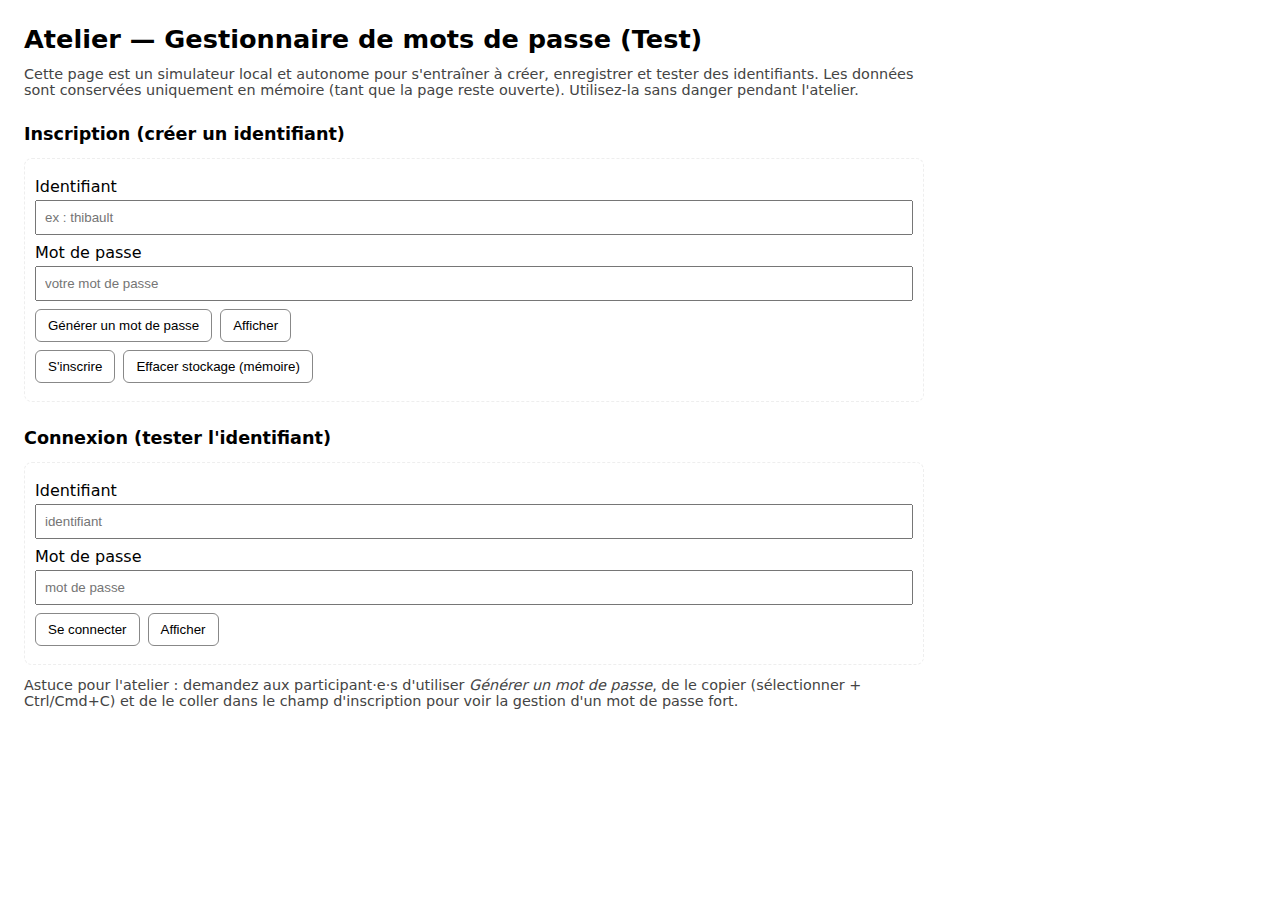
<file: index.html>
<!DOCTYPE html>
<html lang="fr">
<head>
    <meta charset="utf-8" />
    <meta name="viewport" content="width=device-width, initial-scale=1" />
    <title>Atelier — Gestionnaire de mots de passe (Test)</title>
    <style>
        body { font-family: system-ui, -apple-system, "Segoe UI", Roboto, "Helvetica Neue", Arial; margin: 24px; max-width: 900px; }
        h1 { font-size: 1.6rem; margin-bottom: 0.2rem; }
        h2 { font-size: 1.1rem; margin-top: 1.6rem; }
        form { border: 1px solid #ddd; padding: 12px; border-radius: 8px; margin-bottom: 12px; background: #fafafa; }
        label { display: block; margin-top: 8px; }
        input[type="text"], input[type="password"] { width: 100%; padding: 8px; margin-top: 4px; box-sizing: border-box; }
        .row { display: flex; gap: 8px; align-items: center; margin-top: 8px; }
        button { padding: 8px 12px; border-radius: 6px; border: 1px solid #888; background: white; cursor: pointer; }
        .message { margin-top: 8px; font-weight: 600; }
        .message.error { color: #b00020; }
        .message.success { color: #0a6f2b; }
        .small { font-size: 0.9rem; color: #555; margin-top: 6px; }
        .controls { display:flex; gap:8px; margin-top:8px; flex-wrap:wrap; }
        .note { font-size:0.9rem; color:#444; margin-top:12px; }
        .card { padding:10px; border-radius:8px; border:1px dashed #eee; background:#fff; }
    </style>
</head>
<body>
    <h1>Atelier — Gestionnaire de mots de passe (Test)</h1>
    <p class="note">Cette page est un simulateur local et autonome pour s'entraîner à créer, enregistrer et tester des identifiants. Les données sont conservées uniquement en mémoire (tant que la page reste ouverte). Utilisez-la sans danger pendant l'atelier.</p>

    <h2>Inscription (créer un identifiant)</h2>
    <form id="signupForm" class="card" autocomplete="off">
        <label for="signupUsername">Identifiant</label>
        <input id="signupUsername" type="text" placeholder="ex : thibault" required />

        <label for="signupPassword">Mot de passe</label>
        <input id="signupPassword" type="password" placeholder="votre mot de passe" required />
        <div class="row">
            <button type="button" id="generatePassword">Générer un mot de passe</button>
            <button type="button" id="toggleSignupPwd">Afficher</button>
        </div>

        <div class="row">
            <button type="submit">S'inscrire</button>
            <button type="button" id="clearStored">Effacer stockage (mémoire)</button>
        </div>

        <div id="signupMessage" class="message" aria-live="polite"></div>
        <div id="pwdStrength" class="small"></div>
    </form>

    <h2>Connexion (tester l'identifiant)</h2>
    <form id="loginForm" class="card" autocomplete="off">
        <label for="loginUsername">Identifiant</label>
        <input id="loginUsername" type="text" placeholder="identifiant" required />

        <label for="loginPassword">Mot de passe</label>
        <input id="loginPassword" type="password" placeholder="mot de passe" required />
        <div class="row">
            <button type="submit">Se connecter</button>
            <button type="button" id="toggleLoginPwd">Afficher</button>
        </div>

        <div id="loginMessage" class="message" aria-live="polite"></div>
    </form>

    <div class="note">
        Astuce pour l'atelier : demandez aux participant·e·s d'utiliser <em>Générer un mot de passe</em>, de le copier (sélectionner + Ctrl/Cmd+C) et de le coller dans le champ d'inscription pour voir la gestion d'un mot de passe fort.
    </div>

    <script>
        // Stockage temporaire en mémoire (non persistant)
        let stored = {
            username: '',
            password: ''
        };

        // Utils
        function setMessage(elId, text, type) {
            const el = document.getElementById(elId);
            el.textContent = text;
            el.className = 'message ' + (type === 'success' ? 'success' : type === 'error' ? 'error' : '');
        }

        function passwordStrength(pwd) {
            // simple estimation : longueur + diversité de classes
            if (!pwd) return '';
            let score = 0;
            if (pwd.length >= 8) score++;
            if (pwd.length >= 12) score++;
            if (/[a-z]/.test(pwd)) score++;
            if (/[A-Z]/.test(pwd)) score++;
            if (/[0-9]/.test(pwd)) score++;
            if (/[^A-Za-z0-9]/.test(pwd)) score++;
            if (score <= 2) return 'Faible';
            if (score <= 4) return 'Moyen';
            return 'Fort';
        }

        // Générateur simple de mot de passe fort
        function generatePassword(length = 14) {
            const chars = 'abcdefghijklmnopqrstuvwxyzABCDEFGHIJKLMNOPQRSTUVWXYZ0123456789!@#$%&*()-_=+[]{}';
            let out = '';
            for (let i = 0; i < length; i++) {
                out += chars[Math.floor(Math.random() * chars.length)];
            }
            return out;
        }

        // Signup
        document.getElementById('signupForm').addEventListener('submit', function(e) {
            e.preventDefault();
            const u = document.getElementById('signupUsername').value.trim();
            const p = document.getElementById('signupPassword').value;

            if (!u || !p) {
                setMessage('signupMessage', 'Veuillez remplir tous les champs.', 'error');
                return;
            }

            // Enregistrement en mémoire
            stored.username = u;
            stored.password = p;

            setMessage('signupMessage', 'Inscription réussie ! Vous pouvez maintenant vous connecter.', 'success');
            document.getElementById('pwdStrength').textContent = 'Solidité du mot de passe : ' + passwordStrength(p);
        });

        // Login
        document.getElementById('loginForm').addEventListener('submit', function(e) {
            e.preventDefault();
            const u = document.getElementById('loginUsername').value.trim();
            const p = document.getElementById('loginPassword').value;

            if (!stored.username) {
                setMessage('loginMessage', "Aucun compte n'est enregistré. Inscrivez-vous d'abord.", 'error');
                return;
            }

            if (u === stored.username && p === stored.password) {
                setMessage('loginMessage', 'Connexion réussie !', 'success');
            } else {
                setMessage('loginMessage', "Identifiant ou mot de passe incorrect.", 'error');
            }
        });

        // Generate password button
        document.getElementById('generatePassword').addEventListener('click', function() {
            const pwd = generatePassword();
            const input = document.getElementById('signupPassword');
            input.value = pwd;
            document.getElementById('pwdStrength').textContent = 'Solidité du mot de passe : ' + passwordStrength(pwd);
            setMessage('signupMessage', "Mot de passe généré — copiez-le pour l'inscrire.", '');
            // Select the generated password so participants can copy easily
            input.focus();
            input.select();
        });

        // Toggle show/hide password for signup
        document.getElementById('toggleSignupPwd').addEventListener('click', function() {
            const input = document.getElementById('signupPassword');
            const btn = document.getElementById('toggleSignupPwd');
            if (input.type === 'password') {
                input.type = 'text';
                btn.textContent = 'Masquer';
            } else {
                input.type = 'password';
                btn.textContent = 'Afficher';
            }
        });

        // Toggle show/hide password for login
        document.getElementById('toggleLoginPwd').addEventListener('click', function() {
            const input = document.getElementById('loginPassword');
            const btn = document.getElementById('toggleLoginPwd');
            if (input.type === 'password') {
                input.type = 'text';
                btn.textContent = 'Masquer';
            } else {
                input.type = 'password';
                btn.textContent = 'Afficher';
            }
        });

        // Clear stored credentials
        document.getElementById('clearStored').addEventListener('click', function() {
            stored.username = '';
            stored.password = '';
            setMessage('signupMessage', 'Stockage mémoire effacé.', '');
            document.getElementById('pwdStrength').textContent = '';
        });

        // Accessibility: allow Enter on generated password select to copy (informal)
        document.getElementById('signupPassword').addEventListener('keydown', function(e) {
            if (e.key === 'Enter') {
                e.target.select();
            }
        });
    </script>
</body>
</html>
</file>
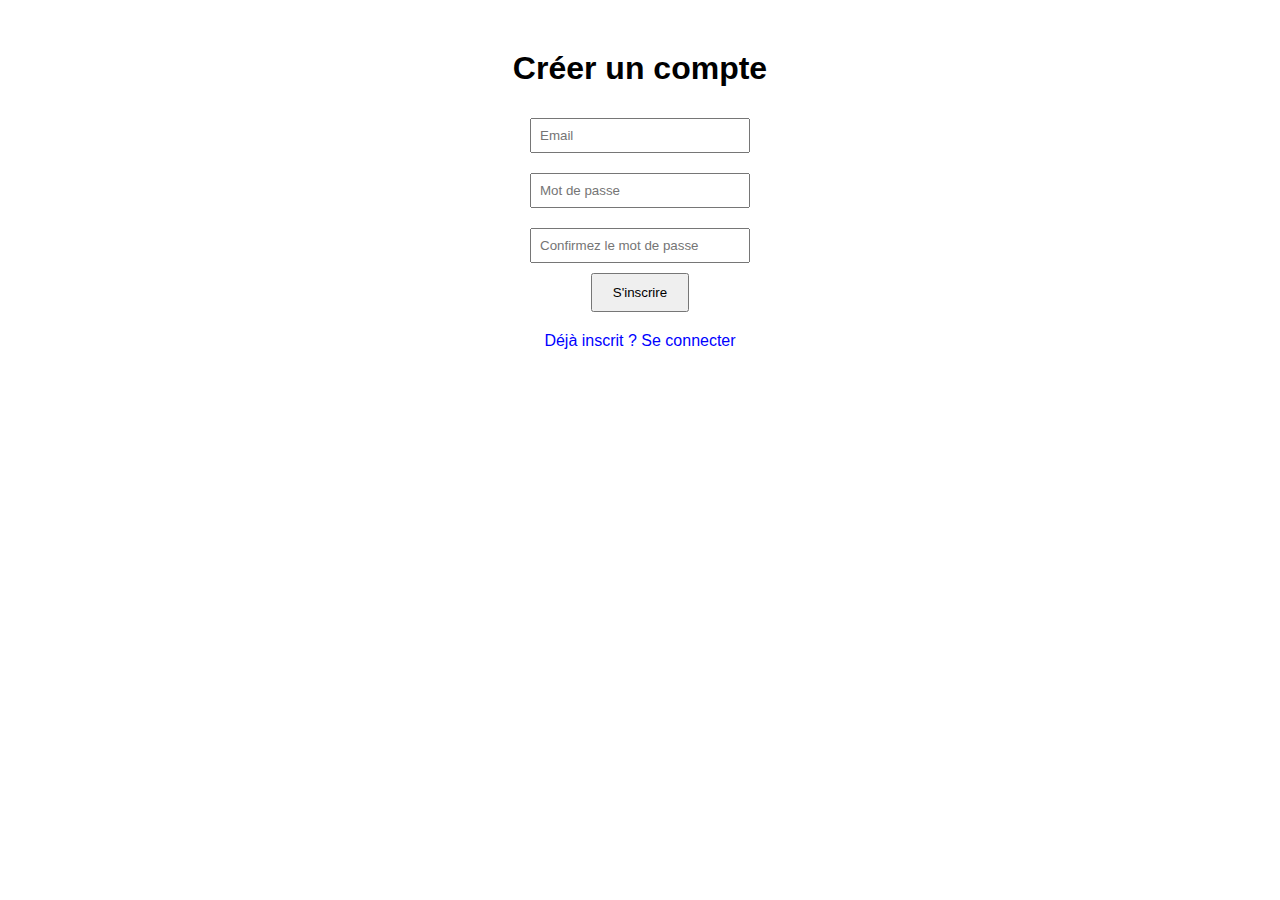
<file: cop/index.html>
<!DOCTYPE html>
<html lang="fr">
<head>
    <meta charset="UTF-8">
    <title>Inscription</title>
    <link rel="stylesheet" href="style.css">
</head>
<body>
    <h1>Créer un compte</h1>
    <form id="registerForm">
        <input type="email" id="email" placeholder="Email" required><br>
        <input type="password" id="password" placeholder="Mot de passe" required><br>
        <input type="password" id="confirmPassword" placeholder="Confirmez le mot de passe" required><br>
        <button type="submit">S'inscrire</button>
    </form>
    <p id="message"></p>
    <a href="login.html">Déjà inscrit ? Se connecter</a>

    <script>
        document.getElementById('registerForm').addEventListener('submit', (e) => {
            e.preventDefault();
            const email = document.getElementById('email').value;
            const password = document.getElementById('password').value;
            const confirmPassword = document.getElementById('confirmPassword').value;

            if (password !== confirmPassword) {
                document.getElementById('message').textContent = "Les mots de passe ne correspondent pas.";
                return;
            }

            let users = JSON.parse(localStorage.getItem('users')) || [];

            if (users.find(u => u.email === email)) {
                document.getElementById('message').textContent = "Cet email est déjà utilisé.";
                return;
            }

            users.push({ email, password });
            localStorage.setItem('users', JSON.stringify(users));

            document.getElementById('message').textContent = "Compte créé avec succès !";
            document.getElementById('registerForm').reset();
        });
    </script>
</body>
</html>
</file>
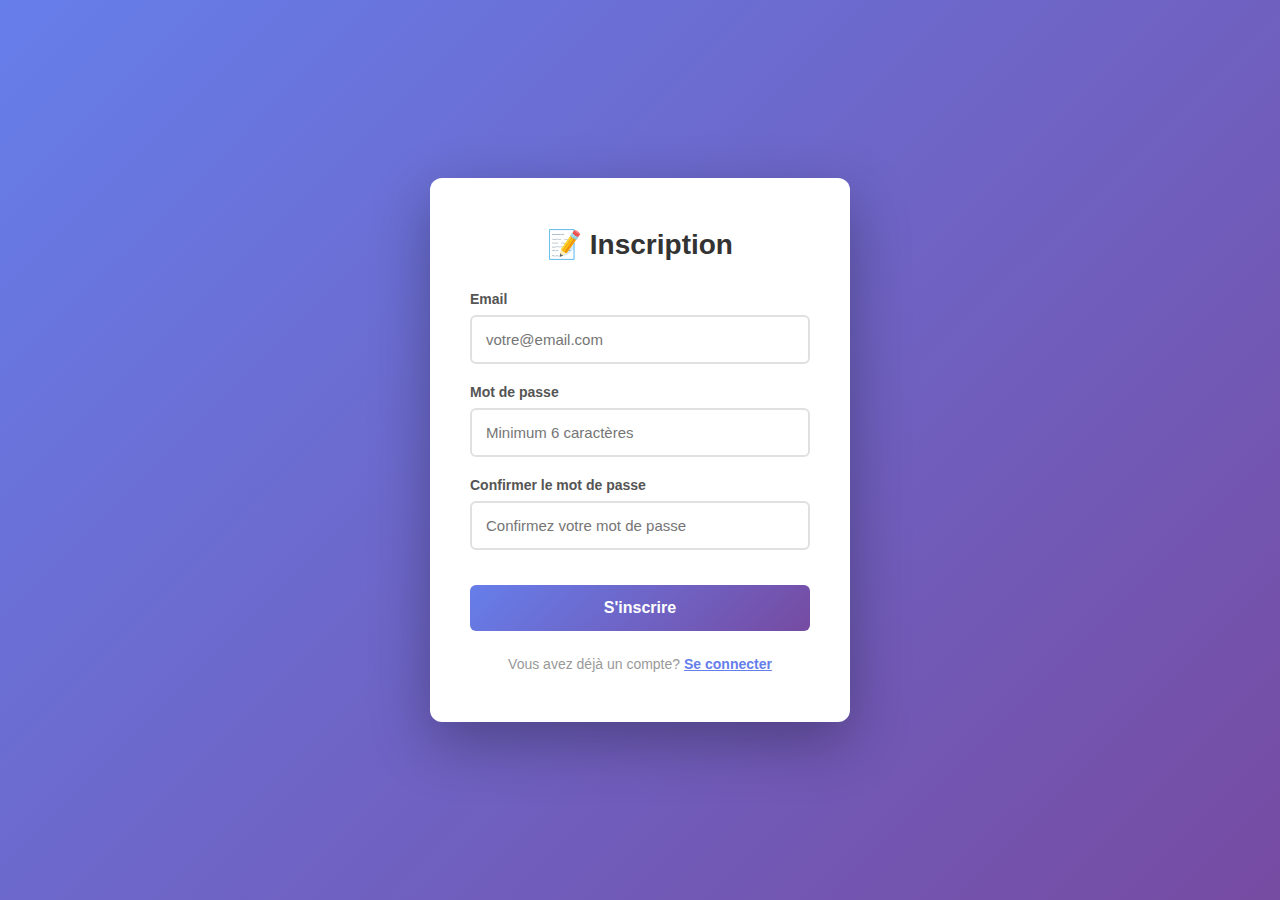
<file: mdp.html>
<!DOCTYPE html>
<html lang="fr">
<head>
    <meta charset="UTF-8">
    <meta name="viewport" content="width=device-width, initial-scale=1.0">
    <title>Gestionnaire de Mot de Passe</title>
    <style>
        * {
            margin: 0;
            padding: 0;
            box-sizing: border-box;
        }

        body {
            font-family: -apple-system, BlinkMacSystemFont, 'Segoe UI', Roboto, Oxygen, Ubuntu, Cantarell, sans-serif;
            background: linear-gradient(135deg, #667eea 0%, #764ba2 100%);
            min-height: 100vh;
            display: flex;
            justify-content: center;
            align-items: center;
            padding: 20px;
        }

        .container {
            background: white;
            border-radius: 12px;
            box-shadow: 0 20px 60px rgba(0, 0, 0, 0.3);
            width: 100%;
            max-width: 420px;
            padding: 50px 40px;
        }

        h1 {
            text-align: center;
            color: #333;
            margin-bottom: 30px;
            font-size: 28px;
            font-weight: 700;
        }

        .form-group {
            margin-bottom: 20px;
        }

        label {
            display: block;
            margin-bottom: 8px;
            color: #555;
            font-weight: 600;
            font-size: 14px;
        }

        input[type="email"],
        input[type="password"] {
            width: 100%;
            padding: 14px;
            border: 2px solid #e0e0e0;
            border-radius: 6px;
            font-size: 15px;
            transition: all 0.3s ease;
            font-family: inherit;
        }

        input[type="email"]:focus,
        input[type="password"]:focus {
            outline: none;
            border-color: #667eea;
            background-color: #f9f9ff;
            box-shadow: 0 0 0 3px rgba(102, 126, 234, 0.1);
        }

        .button-primary {
            width: 100%;
            padding: 14px;
            background: linear-gradient(135deg, #667eea 0%, #764ba2 100%);
            color: white;
            border: none;
            border-radius: 6px;
            font-size: 16px;
            font-weight: 600;
            cursor: pointer;
            transition: all 0.3s ease;
            margin-top: 15px;
        }

        .button-primary:hover {
            transform: translateY(-2px);
            box-shadow: 0 10px 20px rgba(102, 126, 234, 0.3);
        }

        .button-primary:active {
            transform: translateY(0);
        }

        .button-secondary {
            background: #dc3545;
        }

        .button-secondary:hover {
            background: #c82333;
        }

        .toggle-form {
            text-align: center;
            margin-top: 25px;
            color: #999;
            font-size: 14px;
        }

        .toggle-form button {
            background: none;
            border: none;
            color: #667eea;
            cursor: pointer;
            text-decoration: underline;
            font-weight: 600;
            padding: 0;
            font-size: 14px;
            transition: color 0.2s;
        }

        .toggle-form button:hover {
            color: #764ba2;
        }

        .alert {
            padding: 14px 16px;
            border-radius: 6px;
            margin-bottom: 20px;
            font-size: 14px;
            font-weight: 500;
            animation: slideIn 0.3s ease;
            display: none;
        }

        .alert.show {
            display: block;
        }

        @keyframes slideIn {
            from {
                opacity: 0;
                transform: translateY(-10px);
            }
            to {
                opacity: 1;
                transform: translateY(0);
            }
        }

        .alert.success {
            background: #d4edda;
            color: #155724;
            border: 1px solid #c3e6cb;
        }

        .alert.error {
            background: #f8d7da;
            color: #721c24;
            border: 1px solid #f5c6cb;
        }

        .alert.info {
            background: #d1ecf1;
            color: #0c5460;
            border: 1px solid #bee5eb;
        }

        .form-section {
            display: none;
            animation: fadeIn 0.4s ease;
        }

        .form-section.active {
            display: block;
        }

        @keyframes fadeIn {
            from {
                opacity: 0;
            }
            to {
                opacity: 1;
            }
        }

        .dashboard {
            display: none;
        }

        .dashboard.active {
            display: block;
            animation: fadeIn 0.4s ease;
        }

        .user-info {
            background: linear-gradient(135deg, #f5f7ff 0%, #f0f4ff 100%);
            padding: 25px;
            border-radius: 8px;
            margin-bottom: 25px;
            border-left: 4px solid #667eea;
        }

        .user-info-label {
            color: #999;
            font-size: 13px;
            font-weight: 600;
            text-transform: uppercase;
            letter-spacing: 0.5px;
            margin-bottom: 8px;
        }

        .user-email {
            font-weight: 700;
            color: #333;
            font-size: 20px;
            word-break: break-all;
        }

        .password-strength {
            margin-top: 8px;
            font-size: 13px;
            font-weight: 600;
            padding: 6px 0;
            display: none;
        }

        .password-strength.show {
            display: block;
        }

        .password-strength.weak {
            color: #dc3545;
        }

        .password-strength.medium {
            color: #ffc107;
        }

        .password-strength.strong {
            color: #28a745;
        }

        .password-match-indicator {
            margin-top: 8px;
            font-size: 13px;
            font-weight: 600;
            display: none;
        }

        .password-match-indicator.show {
            display: block;
        }

        .password-match-indicator.match {
            color: #28a745;
        }

        .password-match-indicator.nomatch {
            color: #dc3545;
        }

    </style>
</head>
<body>
    <div class="container">
        <!-- INSCRIPTION -->
        <div class="form-section active" id="signup-section">
            <h1>📝 Inscription</h1>
            <div id="signup-alert" class="alert"></div>

            <form id="signup-form">
                <div class="form-group">
                    <label for="signup-email">Email</label>
                    <input 
                        type="email" 
                        id="signup-email"
                        name="username"
                        placeholder="votre@email.com" 
                        required
                        autocomplete="username"
                    >
                </div>

                <div class="form-group">
                    <label for="signup-password">Mot de passe</label>
                    <input 
                        type="password" 
                        id="signup-password"
                        name="new-password"
                        placeholder="Minimum 6 caractères" 
                        required
                        autocomplete="new-password"
                    >
                    <div id="password-strength" class="password-strength"></div>
                </div>

                <div class="form-group">
                    <label for="signup-password-confirm">Confirmer le mot de passe</label>
                    <input 
                        type="password" 
                        id="signup-password-confirm"
                        name="confirm-password"
                        placeholder="Confirmez votre mot de passe" 
                        required
                        autocomplete="new-password"
                    >
                    <div id="password-match" class="password-match-indicator"></div>
                </div>

                <button type="submit" class="button-primary">S'inscrire</button>
            </form>

            <div class="toggle-form">
                Vous avez déjà un compte? 
                <button type="button" onclick="toggleForms('login')">Se connecter</button>
            </div>
        </div>

        <!-- CONNEXION -->
        <div class="form-section" id="login-section">
            <h1>🔐 Connexion</h1>
            <div id="login-alert" class="alert"></div>

            <form id="login-form">
                <div class="form-group">
                    <label for="login-email">Email</label>
                    <input 
                        type="email" 
                        id="login-email"
                        name="username"
                        placeholder="votre@email.com" 
                        required
                        autocomplete="username"
                    >
                </div>

                <div class="form-group">
                    <label for="login-password">Mot de passe</label>
                    <input 
                        type="password" 
                        id="login-password"
                        name="password"
                        placeholder="Entrez votre mot de passe" 
                        required
                        autocomplete="current-password"
                    >
                </div>

                <button type="submit" class="button-primary">Se connecter</button>
            </form>

            <div class="toggle-form">
                Pas encore de compte? 
                <button type="button" onclick="toggleForms('signup')">S'inscrire</button>
            </div>
        </div>

        <!-- TABLEAU DE BORD -->
        <div class="dashboard" id="dashboard-section">
            <h1>✅ Tableau de bord</h1>
            <div class="user-info">
                <div class="user-info-label">Connecté en tant que</div>
                <div class="user-email" id="current-user"></div>
            </div>
            <button type="button" class="button-primary button-secondary" onclick="logout()">Se déconnecter</button>
        </div>
    </div>

    <script>
        console.log('✓ Script chargé avec succès');

        // ============ CONFIGURATION ============
        const CONFIG = {
            USERS_KEY: 'pm_users',
            CURRENT_USER_KEY: 'pm_current_user',
            MIN_PASSWORD_LENGTH: 6
        };

        // ============ UTILITAIRES STOCKAGE ============
        const Storage = {
            getAllUsers() {
                try {
                    const data = localStorage.getItem(CONFIG.USERS_KEY);
                    return data ? JSON.parse(data) : {};
                } catch (e) {
                    console.error('Erreur lecture localStorage:', e);
                    return {};
                }
            },

            saveUser(email, password) {
                try {
                    const users = this.getAllUsers();
                    users[email] = {
                        email: email,
                        password: password,
                        createdAt: new Date().toISOString()
                    };
                    localStorage.setItem(CONFIG.USERS_KEY, JSON.stringify(users));
                    console.log('✓ Utilisateur sauvegardé:', email);
                    return true;
                } catch (e) {
                    console.error('Erreur sauvegarde:', e);
                    return false;
                }
            },

            userExists(email) {
                return email in this.getAllUsers();
            },

            verifyCredentials(email, password) {
                const users = this.getAllUsers();
                return users[email]?.password === password;
            },

            getCurrentUser() {
                return localStorage.getItem(CONFIG.CURRENT_USER_KEY);
            },

            setCurrentUser(email) {
                localStorage.setItem(CONFIG.CURRENT_USER_KEY, email);
                console.log('✓ Utilisateur courant défini:', email);
            },

            clearCurrentUser() {
                localStorage.removeItem(CONFIG.CURRENT_USER_KEY);
                console.log('✓ Utilisateur courant effacé');
            }
        };

        // ============ VALIDATION ============
        const Validation = {
            validatePassword(password) {
                if (password.length >= 12 && 
                    /[A-Z]/.test(password) && 
                    /[0-9]/.test(password) && 
                    /[^a-zA-Z0-9]/.test(password)) {
                    return 'strong';
                }
                if (password.length >= 8 && 
                    /[A-Z]/.test(password) && 
                    /[0-9]/.test(password)) {
                    return 'medium';
                }
                return 'weak';
            },

            getPasswordStrengthLabel(strength) {
                const labels = {
                    weak: '⚠ Faible',
                    medium: '→ Moyen',
                    strong: '✓ Fort'
                };
                return labels[strength];
            }
        };

        // ============ INTERFACE ============
        function toggleForms(form) {
            const signup = document.getElementById('signup-section');
            const login = document.getElementById('login-section');
            
            if (form === 'signup') {
                signup?.classList.add('active');
                login?.classList.remove('active');
            } else {
                signup?.classList.remove('active');
                login?.classList.add('active');
            }

            // Nettoyer les alertes
            clearAlert('signup-alert');
            clearAlert('login-alert');
        }

        function showAlert(elementId, message, type) {
            const alertDiv = document.getElementById(elementId);
            if (alertDiv) {
                alertDiv.className = `alert show ${type}`;
                alertDiv.textContent = message;
                alertDiv.scrollIntoView({ behavior: 'smooth', block: 'nearest' });
            }
        }

        function clearAlert(elementId) {
            const alertDiv = document.getElementById(elementId);
            if (alertDiv) {
                alertDiv.className = 'alert';
                alertDiv.textContent = '';
            }
        }

        function showDashboard(email) {
            document.getElementById('signup-section')?.classList.remove('active');
            document.getElementById('login-section')?.classList.remove('active');
            document.getElementById('dashboard-section')?.classList.add('active');
            
            const userEmailEl = document.getElementById('current-user');
            if (userEmailEl) {
                userEmailEl.textContent = email;
            }
            console.log('✓ Tableau de bord affiché pour:', email);
        }

        function hideDashboard() {
            document.getElementById('dashboard-section')?.classList.remove('active');
            document.getElementById('signup-section')?.classList.add('active');
        }

        // ============ GESTION INSCRIPTION ============
        function setupSignupForm() {
            const form = document.getElementById('signup-form');
            const emailInput = document.getElementById('signup-email');
            const passwordInput = document.getElementById('signup-password');
            const confirmInput = document.getElementById('signup-password-confirm');

            if (!form) return;

            // Affichage force du mot de passe
            passwordInput?.addEventListener('input', function() {
                const strengthDiv = document.getElementById('password-strength');
                if (this.value) {
                    const strength = Validation.validatePassword(this.value);
                    strengthDiv.className = `password-strength show ${strength}`;
                    strengthDiv.textContent = Validation.getPasswordStrengthLabel(strength);
                } else {
                    strengthDiv.className = 'password-strength';
                }
            });

            // Vérification correspondance des mots de passe
            confirmInput?.addEventListener('input', function() {
                const matchDiv = document.getElementById('password-match');
                if (this.value) {
                    if (this.value === passwordInput.value) {
                        matchDiv.className = 'password-match-indicator show match';
                        matchDiv.textContent = '✓ Les mots de passe correspondent';
                    } else {
                        matchDiv.className = 'password-match-indicator show nomatch';
                        matchDiv.textContent = '✗ Les mots de passe ne correspondent pas';
                    }
                } else {
                    matchDiv.className = 'password-match-indicator';
                }
            });

            // Soumission du formulaire
            form.addEventListener('submit', function(e) {
                e.preventDefault();

                const email = emailInput?.value.trim();
                const password = passwordInput?.value;
                const confirmPassword = confirmInput?.value;

                console.log('Tentative inscription:', email);

                // Validations
                if (!email || !password || !confirmPassword) {
                    showAlert('signup-alert', '⚠ Veuillez remplir tous les champs', 'error');
                    return;
                }

                if (!email.includes('@')) {
                    showAlert('signup-alert', '⚠ Email invalide', 'error');
                    return;
                }

                if (password !== confirmPassword) {
                    showAlert('signup-alert', '⚠ Les mots de passe ne correspondent pas', 'error');
                    return;
                }

                if (password.length < CONFIG.MIN_PASSWORD_LENGTH) {
                    showAlert('signup-alert', `⚠ Le mot de passe doit contenir au moins ${CONFIG.MIN_PASSWORD_LENGTH} caractères`, 'error');
                    return;
                }

                if (Storage.userExists(email)) {
                    showAlert('signup-alert', '⚠ Cet email est déjà utilisé', 'error');
                    return;
                }

                // Créer le compte
                if (Storage.saveUser(email, password)) {
                    Storage.setCurrentUser(email);
                    showAlert('signup-alert', '✓ Compte créé avec succès! Vous êtes connecté.', 'success');

                    setTimeout(() => {
                        showDashboard(email);
                        form.reset();
                        document.getElementById('password-strength').className = 'password-strength';
                        document.getElementById('password-match').className = 'password-match-indicator';
                    }, 800);
                } else {
                    showAlert('signup-alert', '✗ Erreur lors de la création du compte', 'error');
                }
            });
        }

        // ============ GESTION CONNEXION ============
        function setupLoginForm() {
            const form = document.getElementById('login-form');
            const emailInput = document.getElementById('login-email');
            const passwordInput = document.getElementById('login-password');

            if (!form) return;

            form.addEventListener('submit', function(e) {
                e.preventDefault();

                const email = emailInput?.value.trim();
                const password = passwordInput?.value;

                console.log('Tentative connexion:', email);

                if (!email || !password) {
                    showAlert('login-alert', '⚠ Veuillez remplir tous les champs', 'error');
                    return;
                }

                if (Storage.verifyCredentials(email, password)) {
                    Storage.setCurrentUser(email);
                    showAlert('login-alert', '✓ Connexion réussie!', 'success');

                    setTimeout(() => {
                        showDashboard(email);
                        form.reset();
                    }, 800);
                } else {
                    showAlert('login-alert', '✗ Email ou mot de passe incorrect', 'error');
                }
            });
        }

        // ============ DÉCONNEXION ============
        function logout() {
            Storage.clearCurrentUser();
            hideDashboard();
            document.getElementById('login-form')?.reset();
            document.getElementById('signup-form')?.reset();
            showAlert('login-alert', 'ℹ Vous avez été déconnecté', 'info');
            setTimeout(() => clearAlert('login-alert'), 3000);
        }

        // ============ INITIALISATION ============
        function init() {
            console.log('Initialisation de l\'application...');

            setupSignupForm();
            setupLoginForm();

            // Vérifier si un utilisateur est déjà connecté
            const currentUser = Storage.getCurrentUser();
            if (currentUser && Storage.userExists(currentUser)) {
                console.log('✓ Utilisateur déjà connecté:', currentUser);
                showDashboard(currentUser);
            }

            console.log('✓ Application prête');
        }

        // Démarrer l'app quand le DOM est chargé
        if (document.readyState === 'loading') {
            document.addEventListener('DOMContentLoaded', init);
        } else {
            init();
        }
    </script>
</body>
</html>
</file>
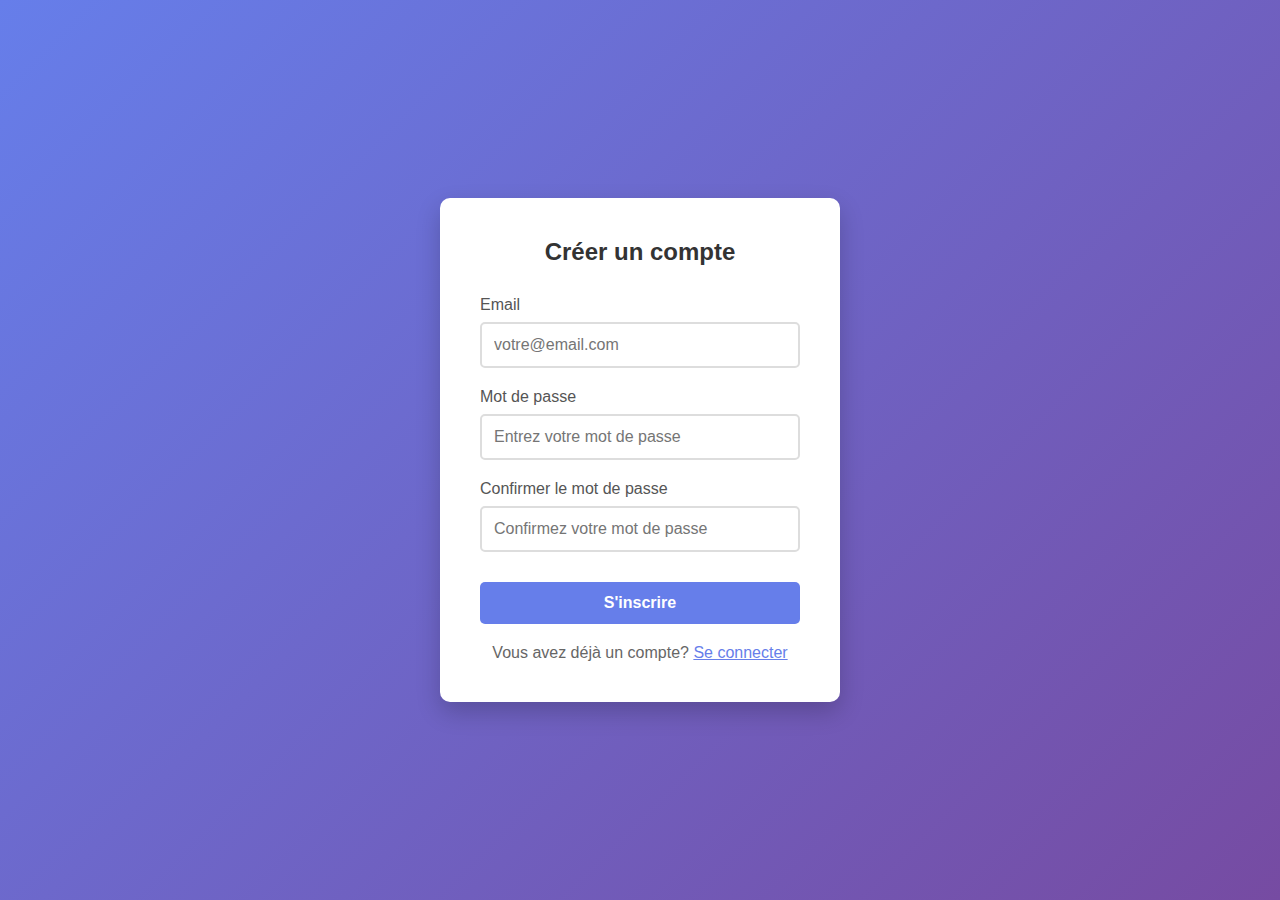
<file: password_manager.html>
<!DOCTYPE html>
<html lang="fr">
<head>
    <meta charset="UTF-8">
    <meta name="viewport" content="width=device-width, initial-scale=1.0">
    <title>Gestionnaire de Mot de Passe - Test</title>
    <style>
        * {
            margin: 0;
            padding: 0;
            box-sizing: border-box;
        }

        body {
            font-family: 'Segoe UI', Tahoma, Geneva, Verdana, sans-serif;
            background: linear-gradient(135deg, #667eea 0%, #764ba2 100%);
            min-height: 100vh;
            display: flex;
            justify-content: center;
            align-items: center;
            padding: 20px;
        }

        .container {
            background: white;
            border-radius: 10px;
            box-shadow: 0 10px 25px rgba(0, 0, 0, 0.2);
            width: 100%;
            max-width: 400px;
            padding: 40px;
        }

        h1 {
            text-align: center;
            color: #333;
            margin-bottom: 30px;
            font-size: 24px;
        }

        .form-group {
            margin-bottom: 20px;
        }

        label {
            display: block;
            margin-bottom: 8px;
            color: #555;
            font-weight: 500;
        }

        input {
            width: 100%;
            padding: 12px;
            border: 2px solid #ddd;
            border-radius: 5px;
            font-size: 16px;
            transition: border-color 0.3s;
        }

        input:focus {
            outline: none;
            border-color: #667eea;
        }

        button {
            width: 100%;
            padding: 12px;
            background: #667eea;
            color: white;
            border: none;
            border-radius: 5px;
            font-size: 16px;
            font-weight: 600;
            cursor: pointer;
            transition: background 0.3s;
            margin-top: 10px;
        }

        button:hover {
            background: #5568d3;
        }

        button:active {
            transform: scale(0.98);
        }

        .toggle-form {
            text-align: center;
            margin-top: 20px;
            color: #666;
        }

        .toggle-form button {
            background: none;
            color: #667eea;
            padding: 0;
            text-decoration: underline;
            font-weight: normal;
            width: auto;
            margin-top: 0;
        }

        .toggle-form button:hover {
            background: none;
            color: #5568d3;
        }

        .alert {
            padding: 12px;
            border-radius: 5px;
            margin-bottom: 20px;
            font-size: 14px;
        }

        .alert.success {
            background: #d4edda;
            color: #155724;
            border: 1px solid #c3e6cb;
        }

        .alert.error {
            background: #f8d7da;
            color: #721c24;
            border: 1px solid #f5c6cb;
        }

        .alert.info {
            background: #d1ecf1;
            color: #0c5460;
            border: 1px solid #bee5eb;
        }

        .hidden {
            display: none;
        }

        .form-section {
            display: none;
        }

        .form-section.active {
            display: block;
        }

        .dashboard {
            display: none;
            text-align: center;
        }

        .dashboard.active {
            display: block;
        }

        .user-info {
            background: #f5f5f5;
            padding: 20px;
            border-radius: 5px;
            margin-bottom: 20px;
        }

        .user-info p {
            color: #666;
            margin-bottom: 10px;
        }

        .user-email {
            font-weight: 600;
            color: #333;
            font-size: 18px;
        }

        .logout-btn {
            background: #dc3545;
        }

        .logout-btn:hover {
            background: #c82333;
        }

        .password-strength {
            margin-top: 8px;
            font-size: 12px;
            font-weight: 600;
        }

        .password-strength.weak {
            color: #dc3545;
        }

        .password-strength.medium {
            color: #ffc107;
        }

        .password-strength.strong {
            color: #28a745;
        }
    </style>
</head>
<body>
    <div class="container">
        <!-- INSCRIPTION -->
        <div class="form-section active" id="signup-section">
            <h1>Créer un compte</h1>
            <div id="signup-alert"></div>

            <form id="signup-form">
                <div class="form-group">
                    <label for="signup-email">Email</label>
                    <input type="email" id="signup-email" placeholder="votre@email.com" required>
                </div>

                <div class="form-group">
                    <label for="signup-password">Mot de passe</label>
                    <input type="password" id="signup-password" placeholder="Entrez votre mot de passe" required>
                    <div id="password-strength"></div>
                </div>

                <div class="form-group">
                    <label for="signup-password-confirm">Confirmer le mot de passe</label>
                    <input type="password" id="signup-password-confirm" placeholder="Confirmez votre mot de passe" required>
                </div>

                <button type="submit">S'inscrire</button>
            </form>

            <div class="toggle-form">
                Vous avez déjà un compte? 
                <button type="button" onclick="toggleForms('login')">Se connecter</button>
            </div>
        </div>

        <!-- CONNEXION -->
        <div class="form-section" id="login-section">
            <h1>Se connecter</h1>
            <div id="login-alert"></div>

            <form id="login-form">
                <div class="form-group">
                    <label for="login-email">Email</label>
                    <input type="email" id="login-email" placeholder="votre@email.com" required>
                </div>

                <div class="form-group">
                    <label for="login-password">Mot de passe</label>
                    <input type="password" id="login-password" placeholder="Entrez votre mot de passe" required>
                </div>

                <button type="submit">Se connecter</button>
            </form>

            <div class="toggle-form">
                Pas encore de compte? 
                <button type="button" onclick="toggleForms('signup')">S'inscrire</button>
            </div>
        </div>

        <!-- TABLEAU DE BORD -->
        <div class="dashboard" id="dashboard-section">
            <h1>Tableau de bord</h1>
            <div class="user-info">
                <p>Connecté en tant que :</p>
                <p class="user-email" id="current-user"></p>
            </div>
            <button type="button" class="logout-btn" onclick="logout()">Se déconnecter</button>
        </div>
    </div>

    <script>
        // ============ GESTION DU STOCKAGE ============
        const USERS_KEY = 'password_manager_users';
        const CURRENT_USER_KEY = 'password_manager_current_user';

        // Obtenir tous les utilisateurs
        function getAllUsers() {
            const users = localStorage.getItem(USERS_KEY);
            return users ? JSON.parse(users) : {};
        }

        // Sauvegarder un utilisateur
        function saveUser(email, password) {
            const users = getAllUsers();
            users[email] = {
                email: email,
                password: password, // En production, il faudrait hacher le mot de passe!
                createdAt: new Date().toISOString()
            };
            localStorage.setItem(USERS_KEY, JSON.stringify(users));
        }

        // Vérifier si un utilisateur existe
        function userExists(email) {
            const users = getAllUsers();
            return email in users;
        }

        // Vérifier les identifiants
        function verifyCredentials(email, password) {
            const users = getAllUsers();
            if (email in users) {
                return users[email].password === password;
            }
            return false;
        }

        // Obtenir l'utilisateur connecté
        function getCurrentUser() {
            return localStorage.getItem(CURRENT_USER_KEY);
        }

        // Définir l'utilisateur connecté
        function setCurrentUser(email) {
            localStorage.setItem(CURRENT_USER_KEY, email);
        }

        // ============ VALIDATION ============
        function validatePassword(password) {
            let strength = 'weak';
            if (password.length >= 12 && /[A-Z]/.test(password) && /[0-9]/.test(password) && /[^a-zA-Z0-9]/.test(password)) {
                strength = 'strong';
            } else if (password.length >= 8 && /[A-Z]/.test(password) && /[0-9]/.test(password)) {
                strength = 'medium';
            }
            return strength;
        }

        function showPasswordStrength(password) {
            const strengthDiv = document.getElementById('password-strength');
            if (!password) {
                strengthDiv.innerHTML = '';
                return;
            }
            const strength = validatePassword(password);
            const labels = {
                weak: 'Faible',
                medium: 'Moyen',
                strong: 'Fort'
            };
            strengthDiv.className = `password-strength ${strength}`;
            strengthDiv.textContent = `Force du mot de passe: ${labels[strength]}`;
        }

        // ============ INTERFACE ============
        function toggleForms(form) {
            document.getElementById('signup-section').classList.toggle('active', form === 'signup');
            document.getElementById('login-section').classList.toggle('active', form === 'login');
            document.getElementById('signup-alert').innerHTML = '';
            document.getElementById('login-alert').innerHTML = '';
        }

        function showAlert(elementId, message, type) {
            const alertDiv = document.getElementById(elementId);
            alertDiv.className = `alert ${type}`;
            alertDiv.textContent = message;
        }

        function showDashboard(email) {
            document.getElementById('signup-section').classList.remove('active');
            document.getElementById('login-section').classList.remove('active');
            document.getElementById('dashboard-section').classList.add('active');
            document.getElementById('current-user').textContent = email;
        }

        function hideDashboard() {
            document.getElementById('dashboard-section').classList.remove('active');
            document.getElementById('signup-section').classList.add('active');
        }

        // ============ ÉVÉNEMENTS ============
        document.getElementById('signup-form').addEventListener('submit', function(e) {
            e.preventDefault();

            const email = document.getElementById('signup-email').value.trim();
            const password = document.getElementById('signup-password').value;
            const passwordConfirm = document.getElementById('signup-password-confirm').value;

            // Validations
            if (!email || !password || !passwordConfirm) {
                showAlert('signup-alert', 'Veuillez remplir tous les champs', 'error');
                return;
            }

            if (password !== passwordConfirm) {
                showAlert('signup-alert', 'Les mots de passe ne correspondent pas', 'error');
                return;
            }

            if (password.length < 6) {
                showAlert('signup-alert', 'Le mot de passe doit contenir au moins 6 caractères', 'error');
                return;
            }

            if (userExists(email)) {
                showAlert('signup-alert', 'Cet email est déjà utilisé', 'error');
                return;
            }

            // Créer le compte
            saveUser(email, password);
            setCurrentUser(email);
            showAlert('signup-alert', '✓ Compte créé avec succès! Vous êtes connecté.', 'success');

            // Afficher le tableau de bord après 1 seconde
            setTimeout(() => {
                showDashboard(email);
                this.reset();
                document.getElementById('password-strength').innerHTML = '';
            }, 1000);
        });

        document.getElementById('login-form').addEventListener('submit', function(e) {
            e.preventDefault();

            const email = document.getElementById('login-email').value.trim();
            const password = document.getElementById('login-password').value;

            if (!email || !password) {
                showAlert('login-alert', 'Veuillez remplir tous les champs', 'error');
                return;
            }

            if (verifyCredentials(email, password)) {
                setCurrentUser(email);
                showAlert('login-alert', '✓ Connexion réussie!', 'success');
                
                setTimeout(() => {
                    showDashboard(email);
                    this.reset();
                }, 1000);
            } else {
                showAlert('login-alert', '✗ Email ou mot de passe incorrect', 'error');
            }
        });

        document.getElementById('signup-password').addEventListener('input', function() {
            showPasswordStrength(this.value);
        });

        function logout() {
            localStorage.removeItem(CURRENT_USER_KEY);
            hideDashboard();
            document.getElementById('login-form').reset();
            document.getElementById('signup-form').reset();
            showAlert('login-alert', 'Vous avez été déconnecté', 'info');
        }

        // ============ DÉMARRAGE ============
        // Vérifier si un utilisateur est déjà connecté
        window.addEventListener('load', function() {
            const currentUser = getCurrentUser();
            if (currentUser && userExists(currentUser)) {
                showDashboard(currentUser);
            }
        });
    </script>
</body>
</html>
</file>
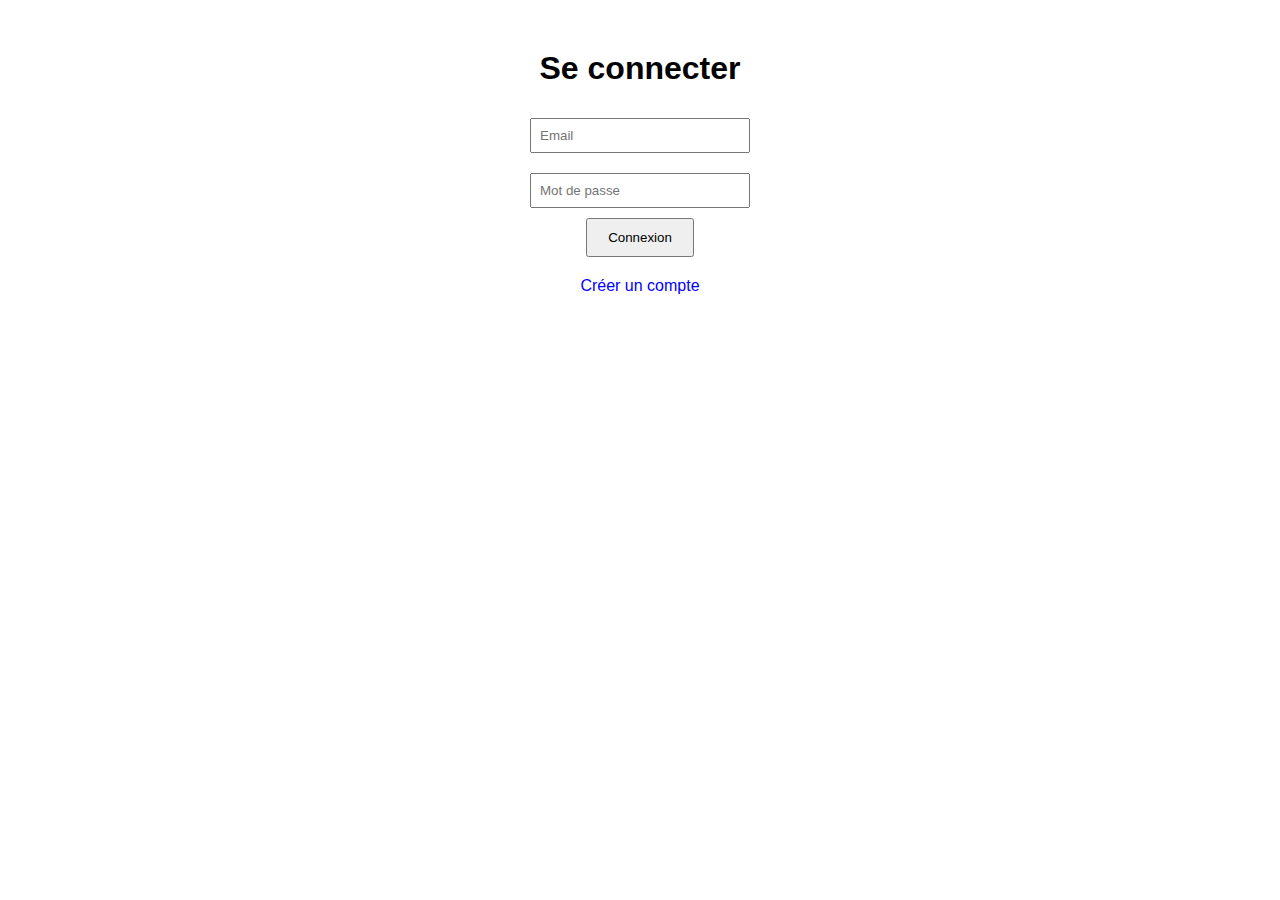
<file: cop/login.html>
<!DOCTYPE html>
<html lang="fr">
<head>
    <meta charset="UTF-8">
    <title>Connexion</title>
    <link rel="stylesheet" href="style.css">
</head>
<body>
    <h1>Se connecter</h1>
    <form id="loginForm">
        <input type="email" id="email" name="username" autocomplete="username" placeholder="Email" required><br>
        <input type="password" id="password" name="password" autocomplete="current-password" placeholder="Mot de passe" required><br>
        <button type="submit">Connexion</button>
    </form>
    <p id="message"></p>
    <a href="index.html">Créer un compte</a>

    <script>
        document.getElementById('loginForm').addEventListener('submit', (e) => {
            e.preventDefault();
            const email = document.getElementById('email').value;
            const password = document.getElementById('password').value;

            let users = JSON.parse(localStorage.getItem('users')) || [];
            const user = users.find(u => u.email === email && u.password === password);

            if (user) {
                document.getElementById('message').textContent = "Connexion réussie !";
            } else {
                document.getElementById('message').textContent = "Identifiants incorrects.";
            }
        });
    </script>
</body>
</html>
</file>
<file: cop/style.css>
body {
    font-family: Arial, sans-serif;
    text-align: center;
    margin-top: 50px;
}
input {
    margin: 10px;
    padding: 8px;
    width: 200px;
}
button {
    padding: 10px 20px;
    cursor: pointer;
}
p {
    color: #333;
    font-weight: bold;
}
a {
    display: block;
    margin-top: 20px;
    color: blue;
    text-decoration: none;
}
a:hover {
    text-decoration: underline;
}
</file>
